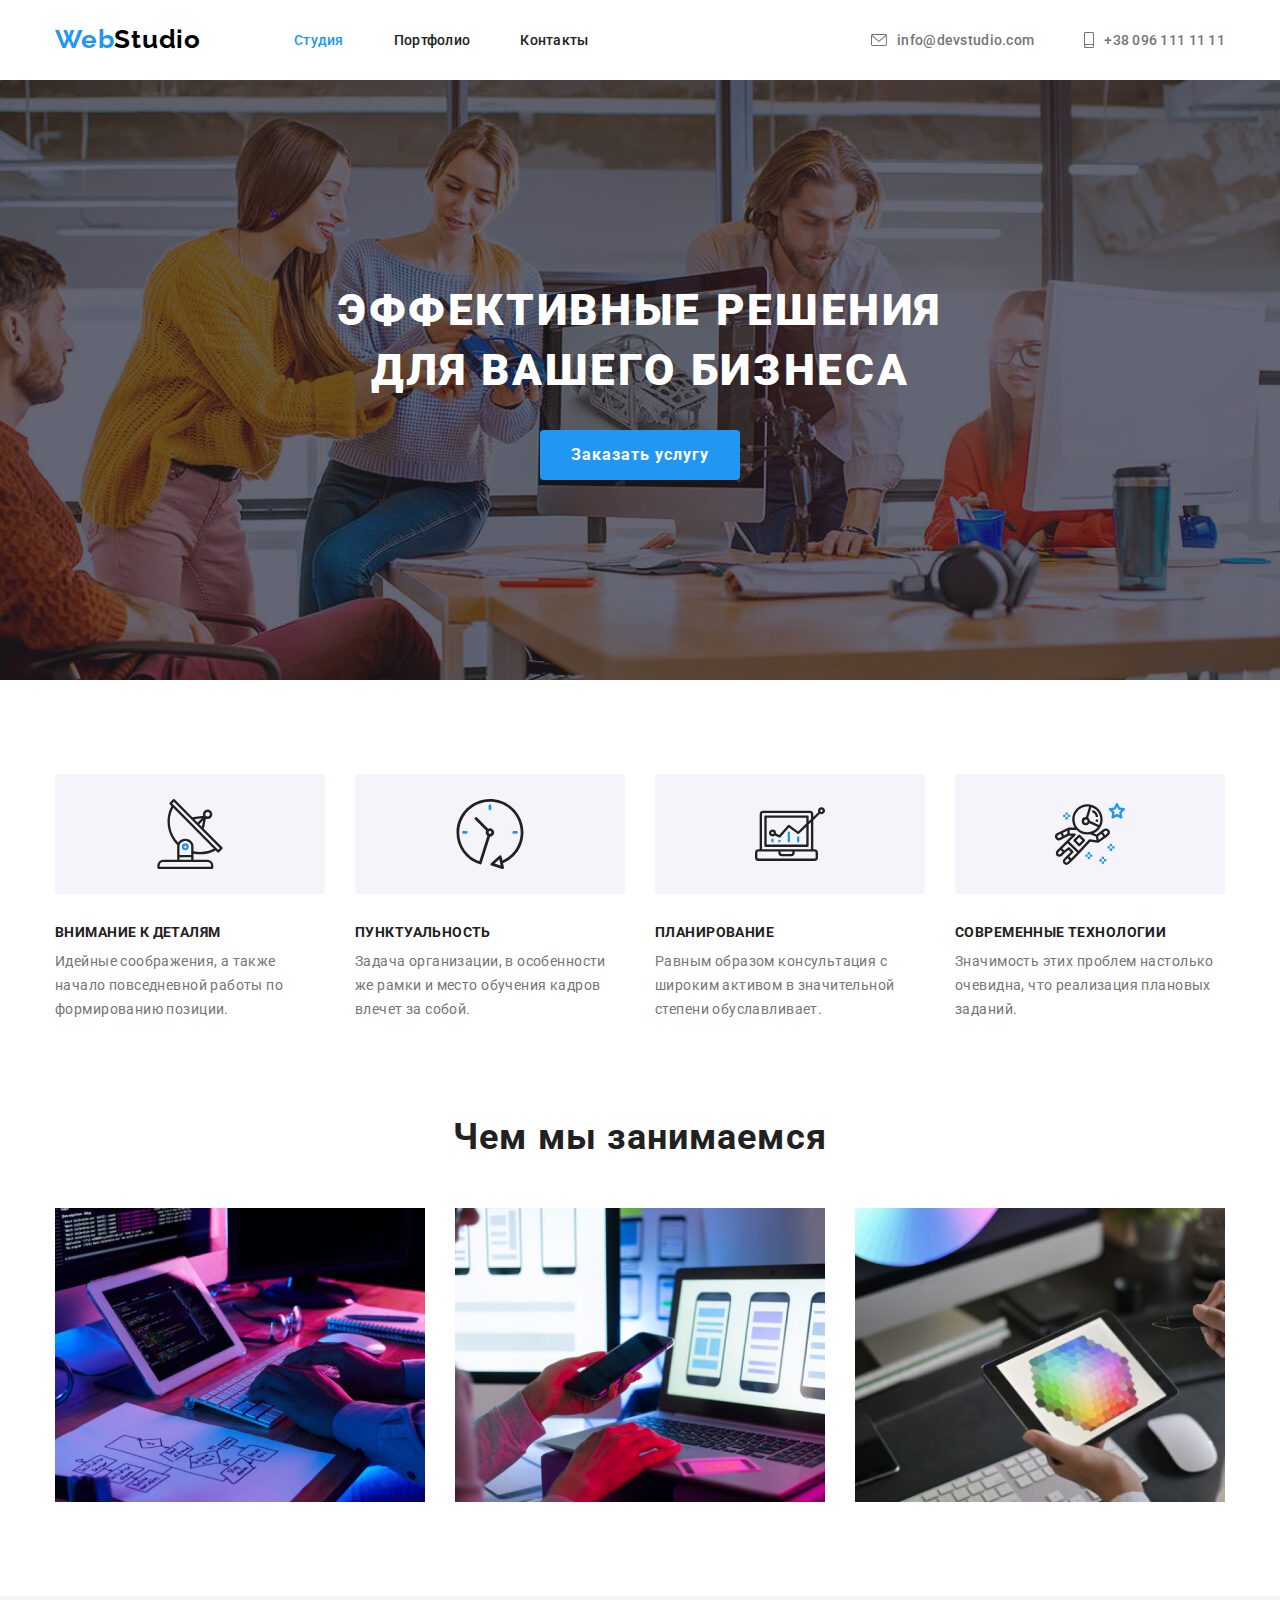
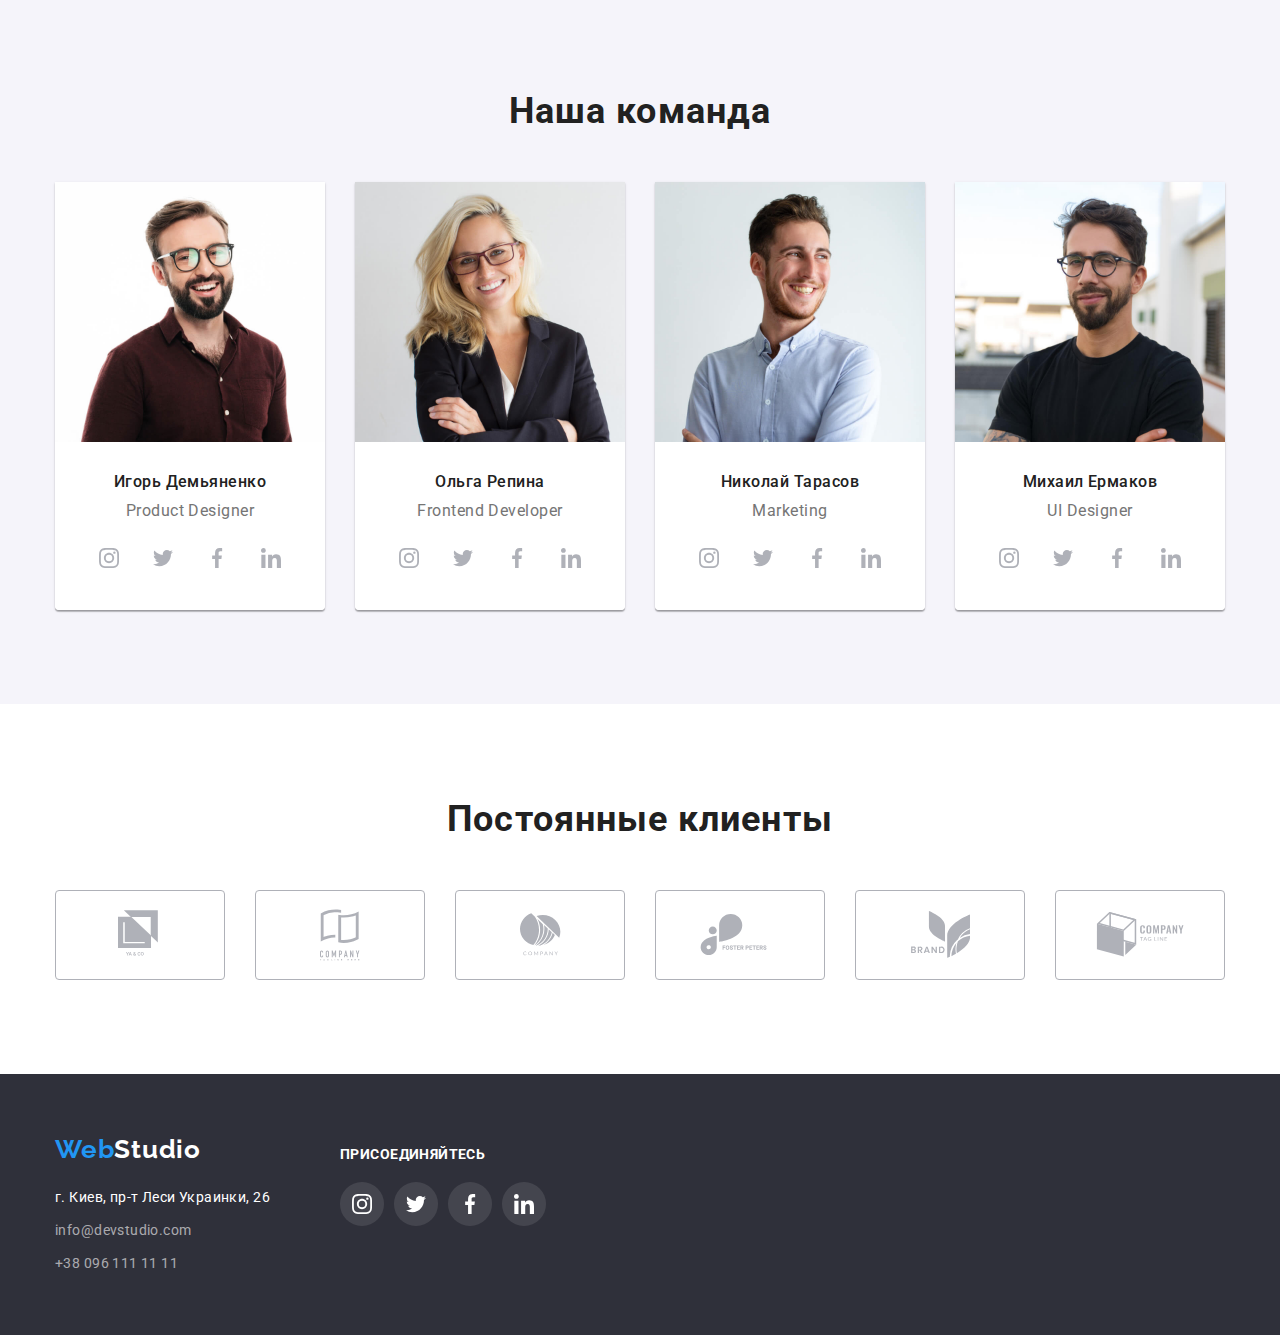
<file: index.html>
<!DOCTYPE html>
<html lang="ru">
  <head>
    <meta charset="UTF-8" />
    <meta name="viewport" content="width=device-width, initial-scale=1.0" />
    <title>Веб студия</title>
    <link
      rel="stylesheet"
      href="https://cdnjs.cloudflare.com/ajax/libs/modern-normalize/1.0.0/modern-normalize.css"
    />
    <link
      rel="stylesheet"
      href="https://fonts.googleapis.com/css2?family=Raleway:wght@700&family=Roboto:wght@400;500;700;900&display=swap"
    />
    <link rel="stylesheet" href="./css/styles.css" />
  </head>

  <body>
    <!--HEADER-->
    <header class="header">
      <div class="container">
        <nav class="navigation">
          <a
            class="logo link"
            href="./index.html"
            aria-label="логотип веб студии"
            ><span class="logo-color">Web</span
            ><span class="logo-color-header">Studio</span></a
          >
          <ul class="navigation-list list">
            <li class="navigation-list-item">
              <a class="navigation-list-link link active" href="./index.html"
                >Студия</a
              >
            </li>
            <li class="navigation-list-item">
              <a class="navigation-list-link link" href="./portfolio.html"
                >Портфолио</a
              >
            </li>
            <li class="navigation-list-item">
              <a class="navigation-list-link link" href="">Контакты</a>
            </li>
          </ul>
        </nav>
        <address class="address">
          <ul class="address-list list">
            <li class="address-list-item">
              <a
                class="address-list-link link"
                href="mailto:info@devstudio.com"
              >
                <svg class="address-list-svg envelope">
                  <use href="./images/sprite.svg#envelope"></use>
                </svg>
                info@devstudio.com</a
              >
            </li>
            <li class="address-list-item">
              <a class="address-list-link link" href="tel:+380961111111">
                <svg class="address-list-svg smartphone">
                  <use href="./images/sprite.svg#smartphone"></use>
                </svg>
                +38 096 111 11 11</a
              >
            </li>
          </ul>
        </address>
      </div>
    </header>

    <main>
      <!--HERO-->
      <section class="hero">
        <div class="container">
          <h1 class="hero-title">ЭФФЕКТИВНЫЕ РЕШЕНИЯ ДЛЯ ВАШЕГО БИЗНЕСА</h1>
          <button class="modal-button" type="button">Заказать услугу</button>
        </div>
      </section>

      <!--FEATURES-->
      <section class="features">
        <div class="container">
          <h2 class="features-title" hidden>Оcобенности веб студии</h2>
          <ul class="features-list list">
            <li class="features-list-item one">
              <h3 class="features-list-subtitle subtitle">
                Внимание к деталям
              </h3>
              <p class="features-list-text">
                Идейные соображения, а также начало повседневной работы по
                формированию позиции.
              </p>
            </li>
            <li class="features-list-item two">
              <h3 class="features-list-subtitle subtitle">Пунктуальность</h3>
              <p class="features-list-text">
                Задача организации, в особенности же рамки и место обучения
                кадров влечет за собой.
              </p>
            </li>
            <li class="features-list-item three">
              <h3 class="features-list-subtitle subtitle">Планирование</h3>
              <p class="features-list-text">
                Равным образом консультация с широким активом в значительной
                степени обуславливает.
              </p>
            </li>
            <li class="features-list-item four">
              <h3 class="features-list-subtitle subtitle">
                Современные технологии
              </h3>
              <p class="features-list-text">
                Значимость этих проблем настолько очевидна, что реализация
                плановых заданий.
              </p>
            </li>
          </ul>
        </div>
      </section>

      <!--GALLERY-->
      <section class="gallery">
        <div class="container">
          <h2 class="title">Чем мы занимаемся</h2>
          <ul class="gallery-list list">
            <li class="gallery-list-item">
              <img
                class="gallery-list-img"
                src="./images/gallery/gallery-img-1.jpg"
                width="370"
                height="294"
                alt="Дизайнер пишет код"
              />
            </li>
            <li class="gallery-list-item">
              <img
                class="gallery-list-img"
                src="./images/gallery/gallery-img-2.jpg"
                width="370"
                height="294"
                alt="Дизайнер создает интерфейс для мобильного"
              />
            </li>
            <li class="gallery-list-item">
              <img
                class="gallery-list-img"
                src="./images/gallery/gallery-img-3.jpg"
                width="370"
                height="294"
                alt="Дизайнер выбирает цветовую гамму"
              />
            </li>
          </ul>
        </div>
      </section>

      <!--STAFF-->
      <section class="staff">
        <div class="container">
          <h2 class="title">Наша команда</h2>
          <ul class="staff-list list">
            <li class="staff-list-items">
              <img
                class="staff-list-img"
                src="./images/staff/staff-img-1.jpg"
                width="270"
                height="260"
                alt="Сотрудник улыбается"
              />
              <div class="staff-list-content">
                <h3 class="staff-list-name">Игорь Демьяненко</h3>
                <p class="staff-list-position" lang="en">Product Designer</p>
                <ul class="social-list list">
                  <li class="social-list-item">
                    <a class="social-list-link" href="">
                      <svg class="social-list-svg">
                        <use href="./images/sprite.svg#instagram"></use>
                      </svg>
                    </a>
                  </li>
                  <li class="social-list-item">
                    <a class="social-list-link" href="">
                      <svg class="social-list-svg">
                        <use href="./images/sprite.svg#twitter"></use>
                      </svg>
                    </a>
                  </li>
                  <li class="social-list-item">
                    <a class="social-list-link" href="">
                      <svg class="social-list-svg">
                        <use href="./images/sprite.svg#facebook"></use>
                      </svg>
                    </a>
                  </li>
                  <li class="social-list-item">
                    <a class="social-list-link" href="">
                      <svg class="social-list-svg">
                        <use href="./images/sprite.svg#linkedin"></use>
                      </svg>
                    </a>
                  </li>
                </ul>
              </div>
            </li>
            <li class="staff-list-items">
              <img
                class="staff-list-img"
                src="./images/staff/staff-img-2.jpg"
                width="270"
                height="260"
                alt="Сотрудник улыбается"
              />
              <div class="staff-list-content">
                <h3 class="staff-list-name">Ольга Репина</h3>
                <p class="staff-list-position" lang="en">Frontend Developer</p>
                <ul class="social-list list">
                  <li class="social-list-item">
                    <a class="social-list-link" href="">
                      <svg class="social-list-svg">
                        <use href="./images/sprite.svg#instagram"></use>
                      </svg>
                    </a>
                  </li>
                  <li class="social-list-item">
                    <a class="social-list-link" href="">
                      <svg class="social-list-svg">
                        <use href="./images/sprite.svg#twitter"></use>
                      </svg>
                    </a>
                  </li>
                  <li class="social-list-item">
                    <a class="social-list-link" href="">
                      <svg class="social-list-svg">
                        <use href="./images/sprite.svg#facebook"></use>
                      </svg>
                    </a>
                  </li>
                  <li class="social-list-item">
                    <a class="social-list-link" href="">
                      <svg class="social-list-svg">
                        <use href="./images/sprite.svg#linkedin"></use>
                      </svg>
                    </a>
                  </li>
                </ul>
              </div>
            </li>
            <li class="staff-list-items">
              <img
                class="staff-list-img"
                src="./images/staff/staff-img-3.jpg"
                width="270"
                height="260"
                alt="Сотрудник улыбается"
              />
              <div class="staff-list-content">
                <h3 class="staff-list-name">Николай Тарасов</h3>
                <p class="staff-list-position" lang="en">Marketing</p>
                <ul class="social-list list">
                  <li class="social-list-item">
                    <a class="social-list-link" href="">
                      <svg class="social-list-svg">
                        <use href="./images/sprite.svg#instagram"></use>
                      </svg>
                    </a>
                  </li>
                  <li class="social-list-item">
                    <a class="social-list-link" href="">
                      <svg class="social-list-svg">
                        <use href="./images/sprite.svg#twitter"></use>
                      </svg>
                    </a>
                  </li>
                  <li class="social-list-item">
                    <a class="social-list-link" href="">
                      <svg class="social-list-svg">
                        <use href="./images/sprite.svg#facebook"></use>
                      </svg>
                    </a>
                  </li>
                  <li class="social-list-item">
                    <a class="social-list-link" href="">
                      <svg class="social-list-svg">
                        <use href="./images/sprite.svg#linkedin"></use>
                      </svg>
                    </a>
                  </li>
                </ul>
              </div>
            </li>
            <li class="staff-list-items">
              <img
                class="staff-list-img"
                src="./images/staff/staff-img-4.jpg"
                width="270"
                height="260"
                alt="Сотрудник улыбается"
              />
              <div class="staff-list-content">
                <h3 class="staff-list-name">Михаил Ермаков</h3>
                <p class="staff-list-position" lang="en">UI Designer</p>
                <ul class="social-list list">
                  <li class="social-list-item">
                    <a class="social-list-link" href="">
                      <svg class="social-list-svg">
                        <use href="./images/sprite.svg#instagram"></use>
                      </svg>
                    </a>
                  </li>
                  <li class="social-list-item">
                    <a class="social-list-link" href="">
                      <svg class="social-list-svg">
                        <use href="./images/sprite.svg#twitter"></use>
                      </svg>
                    </a>
                  </li>
                  <li class="social-list-item">
                    <a class="social-list-link" href="">
                      <svg class="social-list-svg">
                        <use href="./images/sprite.svg#facebook"></use>
                      </svg>
                    </a>
                  </li>
                  <li class="social-list-item">
                    <a class="social-list-link" href="">
                      <svg class="social-list-svg">
                        <use href="./images/sprite.svg#linkedin"></use>
                      </svg>
                    </a>
                  </li>
                </ul>
              </div>
            </li>
          </ul>
        </div>
      </section>

      <!--CLIENTS-->
      <section class="clients">
        <div class="container">
          <h2 class="title">Постоянные клиенты</h2>
          <ul class="clients-list list">
            <li class="clients-list-items">
              <a class="clients-list-link" href="">
                <svg class="clients-list-svg svg-one">
                  <use href="./images/sprite.svg#logo-1"></use>
                </svg>
              </a>
            </li>
            <li class="clients-list-items">
              <a class="clients-list-link" href="">
                <svg class="clients-list-svg svg-two">
                  <use href="./images/sprite.svg#logo-2"></use>
                </svg>
              </a>
            </li>
            <li class="clients-list-items">
              <a class="clients-list-link" href="">
                <svg class="clients-list-svg svg-three">
                  <use href="./images/sprite.svg#logo-3"></use>
                </svg>
              </a>
            </li>
            <li class="clients-list-items">
              <a class="clients-list-link" href="">
                <svg class="clients-list-svg svg-four">
                  <use href="./images/sprite.svg#logo-4"></use>
                </svg>
              </a>
            </li>
            <li class="clients-list-items">
              <a class="clients-list-link" href="">
                <svg class="clients-list-svg svg-five">
                  <use href="./images/sprite.svg#logo-5"></use>
                </svg>
              </a>
            </li>
            <li class="clients-list-items">
              <a class="clients-list-link" href="">
                <svg class="clients-list-svg svg-six">
                  <use href="./images/sprite.svg#logo-6"></use>
                </svg>
              </a>
            </li>
          </ul>
        </div>
      </section>
    </main>

    <!--FOOTER-->
    <footer class="footer">
      <div class="container-footer container">
        <div class="footer-item">
          <a
            class="logo link"
            href="./index.html"
            aria-label="логотип веб студии"
            ><span class="logo-color">Web</span
            ><span class="logo-color-footer">Studio</span></a
          >
          <address class="address">
            <ul class="contact-list list">
              <li class="contact-list-item">
                <a
                  class="contact-list-link color link"
                  href="https://goo.gl/maps/PS6LSxq1CQ7J59Th6"
                  >г. Киев, пр-т Леси Украинки, 26</a
                >
              </li>
              <li class="contact-list-item">
                <a
                  class="contact-list-link link"
                  href="mailto:info@devstudio.com"
                  >info@devstudio.com</a
                >
              </li>
              <li class="contact-list-item">
                <a class="contact-list-link link" href="tel:+380961111111"
                  >+38 096 111 11 11</a
                >
              </li>
            </ul>
          </address>
        </div>
        <div class="footer-social-links">
          <h3 class="footer-subtitle subtitle">Присоединяйтесь</h3>
          <ul class="social-list list">
            <li class="social-list-item">
              <a class="social-list-link" href="">
                <svg class="social-list-svg">
                  <use href="./images/sprite.svg#instagram"></use>
                </svg>
              </a>
            </li>
            <li class="social-list-item">
              <a class="social-list-link" href="">
                <svg class="social-list-svg">
                  <use href="./images/sprite.svg#twitter"></use>
                </svg>
              </a>
            </li>
            <li class="social-list-item">
              <a class="social-list-link" href="">
                <svg class="social-list-svg">
                  <use href="./images/sprite.svg#facebook"></use>
                </svg>
              </a>
            </li>
            <li class="social-list-item">
              <a class="social-list-link" href="">
                <svg class="social-list-svg">
                  <use href="./images/sprite.svg#linkedin"></use>
                </svg>
              </a>
            </li>
          </ul>
        </div>
      </div>
    </footer>
  </body>
</html>
</file>
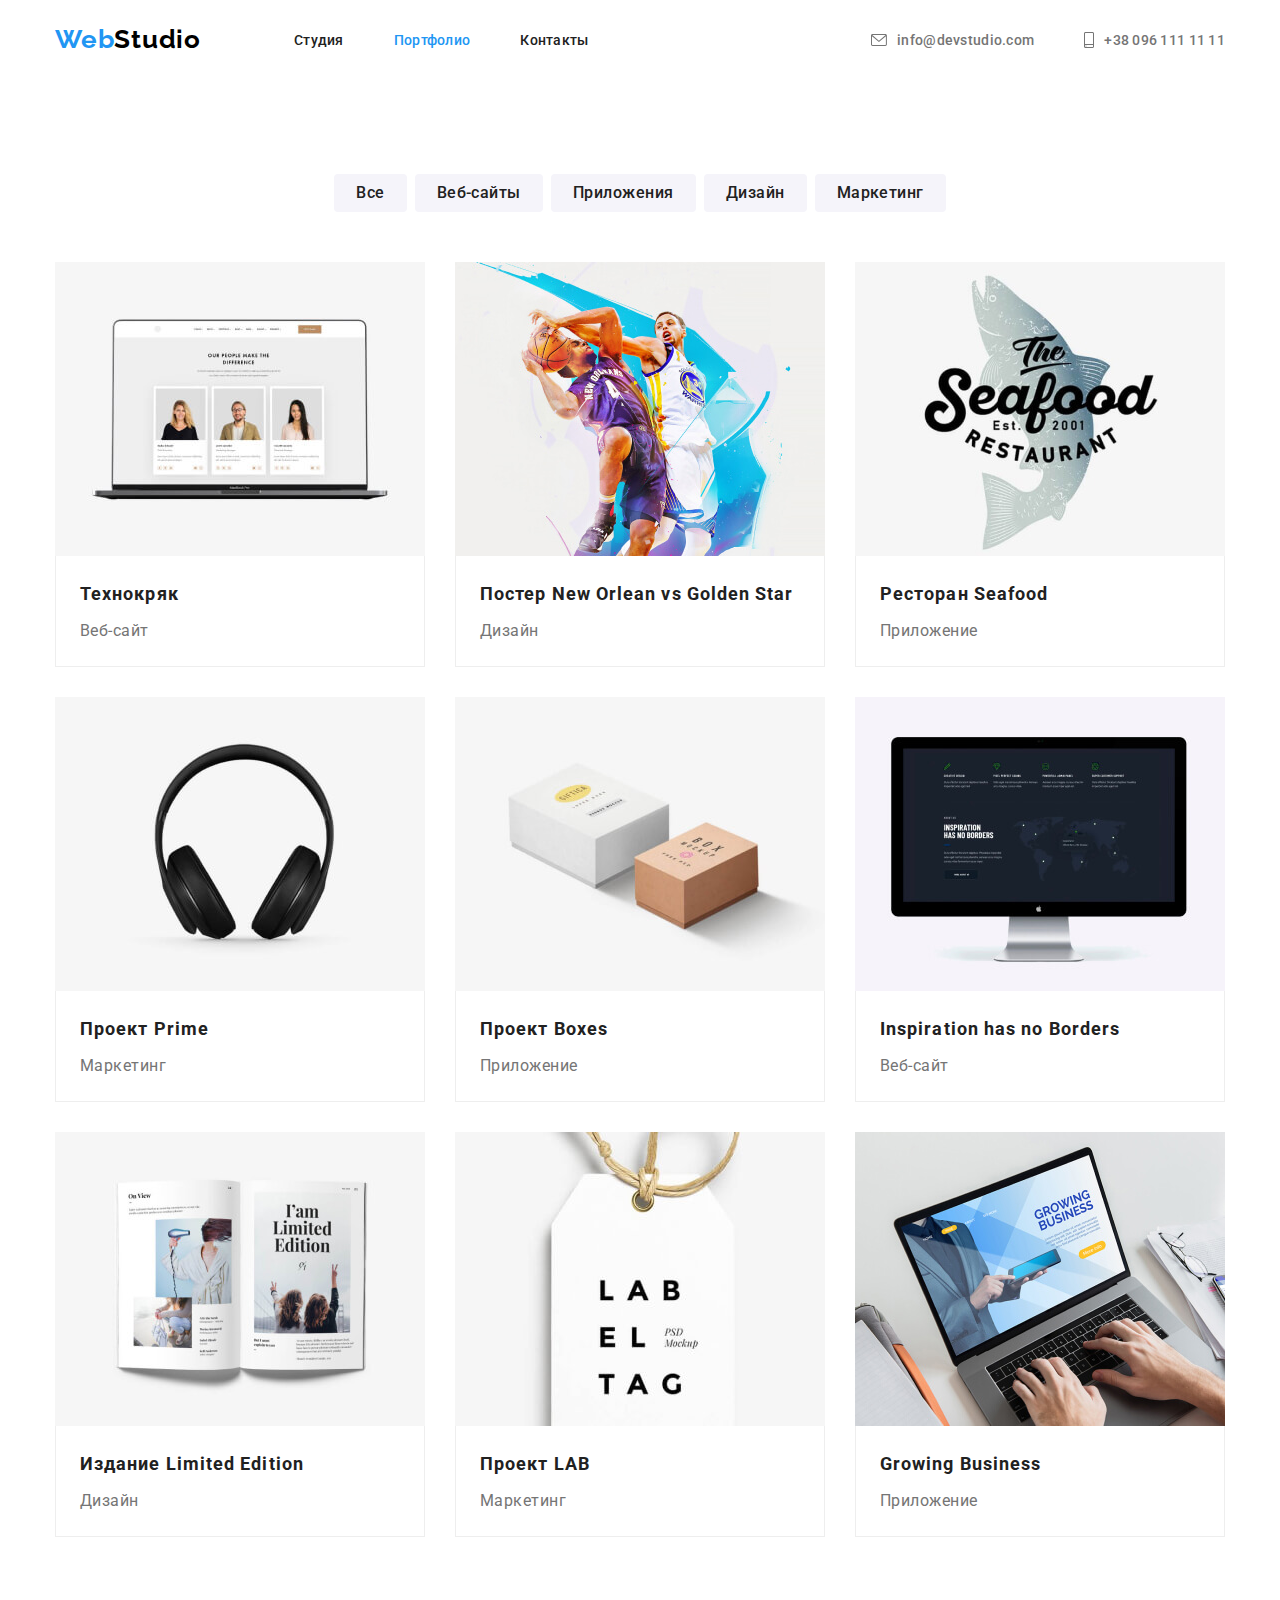
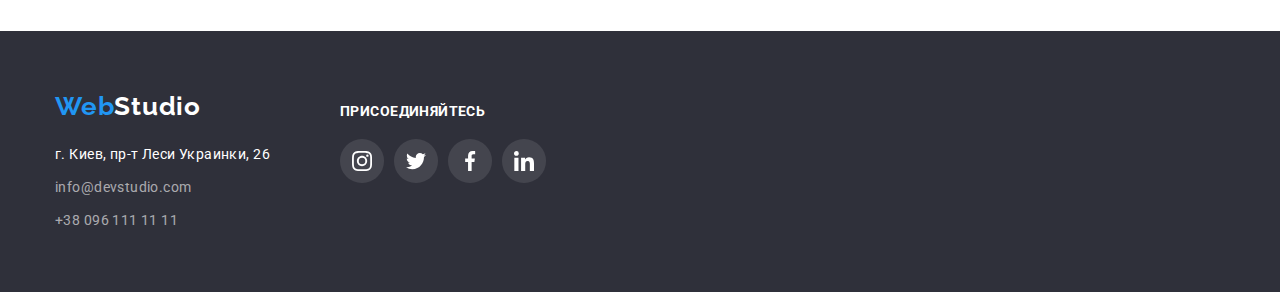
<file: portfolio.html>
<!DOCTYPE html>
<html lang="ru">
  <head>
    <meta charset="UTF-8" />
    <meta name="viewport" content="width=device-width, initial-scale=1.0" />
    <title>Веб студия, портфолио</title>
    <link
      rel="stylesheet"
      href="https://cdnjs.cloudflare.com/ajax/libs/modern-normalize/1.0.0/modern-normalize.css"
    />
    <link
      rel="stylesheet"
      href="https://fonts.googleapis.com/css2?family=Raleway:wght@700&family=Roboto:wght@400;500;700;900&display=swap"
    />
    <link rel="stylesheet" href="./css/styles.css" />
  </head>

  <body>
    <!--HEADER-->
    <header class="header">
      <div class="container">
        <nav class="navigation">
          <a
            class="logo link"
            href="./index.html"
            aria-label="логотип веб студии"
            ><span class="logo-color">Web</span
            ><span class="logo-color-header">Studio</span></a
          >
          <ul class="navigation-list list">
            <li class="navigation-list-item">
              <a class="navigation-list-link link" href="./index.html"
                >Студия</a
              >
            </li>
            <li class="navigation-list-item">
              <a
                class="navigation-list-link link active"
                href="./portfolio.html"
                >Портфолио</a
              >
            </li>
            <li class="navigation-list-item">
              <a class="navigation-list-link link" href="">Контакты</a>
            </li>
          </ul>
        </nav>

        <address class="address">
          <ul class="address-list list">
            <li class="address-list-item">
              <a
                class="address-list-link link"
                href="mailto:info@devstudio.com"
              >
                <svg class="address-list-svg envelope">
                  <use href="./images/sprite.svg#envelope"></use>
                </svg>
                info@devstudio.com</a
              >
            </li>
            <li class="address-list-item">
              <a class="address-list-link link" href="tel:+380961111111">
                <svg class="address-list-svg smartphone">
                  <use href="./images/sprite.svg#smartphone"></use>
                </svg>
                +38 096 111 11 11</a
              >
            </li>
          </ul>
        </address>
      </div>
    </header>

    <main>
      <!--PORTFOLIO-->
      <section class="portfolio">
        <div class="container">
          <h1 class="portfolio-title" hidden>Портфолио</h1>
          <ul class="portfolio-list-one list">
            <li class="portfolio-list-buttons">
              <button class="portfolio-button" type="button">Все</button>
            </li>
            <li class="portfolio-list-buttons">
              <button class="portfolio-button" type="button">Веб-сайты</button>
            </li>
            <li class="portfolio-list-buttons">
              <button class="portfolio-button" type="button">Приложения</button>
            </li>
            <li class="portfolio-list-buttons">
              <button class="portfolio-button" type="button">Дизайн</button>
            </li>
            <li class="portfolio-list-buttons">
              <button class="portfolio-button" type="button">Маркетинг</button>
            </li>
          </ul>
          <ul class="portfolio-list-two list">
            <li class="portfolio-list-items">
              <a class="portfolio-item-link link" href="">
                <img
                  class="portfolio-list-img"
                  src="./images/portfolio/portfolio-img-1.jpg"
                  alt="Веб-сайт на мониторе ноутбука"
                />
                <div class="portfolio-list-content">
                  <h2 class="portfolio-list-subtitle">Технокряк</h2>
                  <p class="portfolio-list-text">Веб-сайт</p>
                </div>
              </a>
            </li>
            <li class="portfolio-list-items">
              <a class="portfolio-item-link link" href="">
                <img
                  class="portfolio-list-img"
                  src="./images/portfolio/portfolio-img-2.jpg"
                  alt="Два баскетболиста"
                />
                <div class="portfolio-list-content">
                  <h2 class="portfolio-list-subtitle">
                    Постер <span lang="en">New Orlean vs Golden Star</span>
                  </h2>
                  <p class="portfolio-list-text">Дизайн</p>
                </div>
              </a>
            </li>
            <li class="portfolio-list-items">
              <a class="portfolio-item-link link" href="">
                <img
                  class="portfolio-list-img"
                  src="./images/portfolio/portfolio-img-3.jpg"
                  alt="Логотип ресторана"
                />
                <div class="portfolio-list-content">
                  <h2 class="portfolio-list-subtitle">
                    Ресторан <span lang="en">Seafood</span>
                  </h2>
                  <p class="portfolio-list-text">Приложение</p>
                </div>
              </a>
            </li>
            <li class="portfolio-list-items">
              <a class="portfolio-item-link link" href="">
                <img
                  class="portfolio-list-img"
                  src="./images/portfolio/portfolio-img-4.jpg"
                  alt="Наушники"
                />
                <div class="portfolio-list-content">
                  <h2 class="portfolio-list-subtitle">
                    Проект <span lang="en">Prime</span>
                  </h2>
                  <p class="portfolio-list-text">Маркетинг</p>
                </div>
              </a>
            </li>
            <li class="portfolio-list-items">
              <a class="portfolio-item-link link" href="">
                <img
                  class="portfolio-list-img"
                  src="./images/portfolio/portfolio-img-5.jpg"
                  alt="Две коробочки"
                />
                <div class="portfolio-list-content">
                  <h2 class="portfolio-list-subtitle">
                    Проект <span lang="en">Boxes</span>
                  </h2>
                  <p class="portfolio-list-text">Приложение</p>
                </div>
              </a>
            </li>
            <li class="portfolio-list-items">
              <a class="portfolio-item-link link" href="">
                <img
                  class="portfolio-list-img"
                  src="./images/portfolio/portfolio-img-6.jpg"
                  alt="Веб-сайт на мониторе компьютера"
                />
                <div class="portfolio-list-content">
                  <h2 class="portfolio-list-subtitle" lang="en">
                    Inspiration has no Borders
                  </h2>
                  <p class="portfolio-list-text">Веб-сайт</p>
                </div>
              </a>
            </li>
            <li class="portfolio-list-items">
              <a class="portfolio-item-link link" href="">
                <img
                  class="portfolio-list-img"
                  src="./images/portfolio/portfolio-img-7.jpg"
                  alt="Открытый журнал"
                />
                <div class="portfolio-list-content">
                  <h2 class="portfolio-list-subtitle">
                    Издание <span>Limited Edition</span>
                  </h2>
                  <p class="portfolio-list-text">Дизайн</p>
                </div>
              </a>
            </li>
            <li class="portfolio-list-items">
              <a class="portfolio-item-link link" href="">
                <img
                  class="portfolio-list-img"
                  src="./images/portfolio/portfolio-img-8.jpg"
                  alt="Бирка с логотипом"
                />
                <div class="portfolio-list-content">
                  <h2 class="portfolio-list-subtitle">
                    Проект <span lang="en">LAB</span>
                  </h2>
                  <p class="portfolio-list-text">Маркетинг</p>
                </div>
              </a>
            </li>
            <li class="portfolio-list-items">
              <a class="portfolio-item-link link" href="">
                <img
                  class="portfolio-list-img"
                  src="./images/portfolio/portfolio-img-9.jpg"
                  alt="Веб-сайт на мониторе ноутбука"
                />
                <div class="portfolio-list-content">
                  <h2 class="portfolio-list-subtitle" lang="en">
                    Growing Business
                  </h2>
                  <p class="portfolio-list-text">Приложение</p>
                </div>
              </a>
            </li>
          </ul>
        </div>
      </section>
    </main>

    <!--FOOTER-->
    <footer class="footer">
      <div class="container-footer container">
        <div class="footer-item">
          <a
            class="logo link"
            href="./index.html"
            aria-label="логотип веб студии"
            ><span class="logo-color">Web</span
            ><span class="logo-color-footer">Studio</span></a
          >
          <address class="address">
            <ul class="contact-list list">
              <li class="contact-list-item">
                <a
                  class="contact-list-link color link"
                  href="https://goo.gl/maps/PS6LSxq1CQ7J59Th6"
                  >г. Киев, пр-т Леси Украинки, 26</a
                >
              </li>
              <li class="contact-list-item">
                <a
                  class="contact-list-link link"
                  href="mailto:info@devstudio.com"
                  >info@devstudio.com</a
                >
              </li>
              <li class="contact-list-item">
                <a class="contact-list-link link" href="tel:+380961111111"
                  >+38 096 111 11 11</a
                >
              </li>
            </ul>
          </address>
        </div>
        <div class="footer-social-links">
          <h3 class="footer-subtitle subtitle">Присоединяйтесь</h3>
          <ul class="social-list list">
            <li class="social-list-item">
              <a class="social-list-link" href="">
                <svg class="social-list-svg">
                  <use href="./images/sprite.svg#instagram"></use>
                </svg>
              </a>
            </li>
            <li class="social-list-item">
              <a class="social-list-link" href="">
                <svg class="social-list-svg">
                  <use href="./images/sprite.svg#twitter"></use>
                </svg>
              </a>
            </li>
            <li class="social-list-item">
              <a class="social-list-link" href="">
                <svg class="social-list-svg">
                  <use href="./images/sprite.svg#facebook"></use>
                </svg>
              </a>
            </li>
            <li class="social-list-item">
              <a class="social-list-link" href="">
                <svg class="social-list-svg">
                  <use href="./images/sprite.svg#linkedin"></use>
                </svg>
              </a>
            </li>
          </ul>
        </div>
      </div>
    </footer>
  </body>
</html>
</file>
<file: css/styles.css>
:root {
  --main-font: 'Roboto', sans-serif;
  --secondary-font: 'Raleway', sans-serif;
  --main-color: #757575;
  --secondary-color: #212121;
  --accent-color: #2196f3;
  --color-theme-color: #fff;
  --svg-main-color: #afb1b8;
  --backrgound-main-color: #f5f4fa;
}

*,
*::before,
*::after {
  margin: 0;
  padding: 0;
}

body {
  font-family: var(--main-font);
  font-style: normal;
}

img {
  display: block;
}

.container {
  width: 1200px;
  padding: 0 15px;
  margin: 0 auto;
}

.list {
  list-style: none;
}

.link {
  text-decoration: none;
}

.address {
  font-style: normal;
}

/*===============COMPONENTS================*/

.logo {
  font-family: var(--secondary-font);
  font-style: normal;
  font-weight: 700;
  font-size: 26px;
  line-height: 1.192;
  letter-spacing: 0.03em;
}

.logo-color {
  color: var(--accent-color);
}

.title {
  font-weight: 700;
  font-size: 36px;
  line-height: 1.167;
  text-align: center;
  letter-spacing: 0.03em;
  color: var(--secondary-color);
  margin-bottom: 50px;
}

.subtitle {
  font-weight: 700;
  font-size: 14px;
  line-height: 1.143;
  letter-spacing: 0.03em;
  text-transform: uppercase;
}

.social-list-link:hover,
.social-list-link:focus {
  background-color: var(--accent-color);
}

.social-list-svg {
  width: 20px;
  height: 20px;
}

.social-list {
  display: flex;
}

.social-list-link {
  display: flex;
  align-items: center;
  justify-content: center;
  width: 44px;
  height: 44px;
  border-radius: 50%;
}

.social-list-item:not(:last-child) {
  margin-right: 10px;
}

/*===============END COMPONENTS================*/

/*===============HEADER================*/

.header .container {
  display: flex;
  align-items: center;
}

.navigation {
  display: flex;
  align-items: center;
}

.navigation-list {
  display: flex;
}

.address {
  display: flex;
}

.header .address {
  margin-left: auto;
}

.address-list {
  display: flex;
}

.header {
  background: #fff;
}

.navigation .logo {
  margin-right: 93px;
  padding-top: 24px;
  padding-bottom: 25px;
}

.logo-color-header {
  color: #000;
}

.navigation-list-link,
.address-list-link {
  font-weight: 500;
  font-size: 14px;
  line-height: 1.143;
  letter-spacing: 0.02em;
  color: var(--secondary-color);
  padding: 32px 0px;
}

.address-list-link {
  display: flex;
  align-items: center;
}

.envelope {
  width: 16px;
  height: 12px;
}

.smartphone {
  width: 10px;
  height: 16px;
}

.address-list-svg {
  margin-right: 10px;
}

.address-list-item:not(:last-child) {
  margin-right: 50px;
}

.address-list-item .address-list-link {
  color: var(--main-color);
}

.address-list-svg {
  fill: var(--main-color);
}

.navigation-list-link:hover,
.navigation-list-link:focus,
.address-list-link:hover,
.address-list-link:focus {
  color: var(--accent-color);
}

.address-list-link:hover .address-list-svg,
.address-list-link:focus .address-list-svg {
  fill: var(--accent-color);
}

.navigation-list-item .active {
  color: var(--accent-color);
}

.navigation-list-item:not(:last-child) {
  margin-right: 50px;
}

/*===============END HEADER================*/

/*===============HERO================*/

.hero {
  background-image: linear-gradient(
      rgba(47, 48, 58, 0.4),
      rgba(47, 48, 58, 0.4)
    ),
    url(../images/hero/hero-img.jpg);
  background-repeat: no-repeat;
  background-position: 50% 50%;
  background-size: 1600px 600px;
}

.hero .container {
  display: flex;
  flex-direction: column;
  align-items: center;
  justify-content: center;
  height: 600px;
}

.hero-title {
  font-weight: 900;
  font-size: 44px;
  line-height: 1.364;
  text-align: center;
  letter-spacing: 0.06em;
  text-transform: uppercase;
  color: var(--color-theme-color);
  max-width: 696px;
  margin-bottom: 30px;
}

.modal-button {
  font-weight: 700;
  font-size: 16px;
  line-height: 1.875;
  letter-spacing: 0.06em;
  color: var(--color-theme-color);
  background: var(--accent-color);
  padding: 10px 28px;
  min-width: 200px;
  height: 50px;
  border: none;
  border-radius: 4px;
}

/*===============END HERO================*/

/*=================FEATURES==================*/
.features {
  padding: 94px 0px;
}

.features-list {
  display: flex;
  justify-content: space-between;
}

.features-list-item {
  width: 270px;
}

.features-list-subtitle {
  color: var(--secondary-color);
  margin-bottom: 10px;
}

.features-list-item::before {
  content: '';
  display: block;
  width: 270px;
  height: 120px;
  background-color: var(--backrgound-main-color);
  background-repeat: no-repeat;
  background-position: center;
  border-radius: 4px;
  margin-bottom: 30px;
}

.one::before {
  background-image: url(../images/features/features-img-1.svg);
}

.two::before {
  background-image: url(../images/features/features-img-2.svg);
}

.three::before {
  background-image: url(../images/features/features-img-3.svg);
}

.four::before {
  background-image: url(../images/features/features-img-4.svg);
}

.features-list-text {
  font-weight: 400;
  font-size: 14px;
  line-height: 1.714;
  letter-spacing: 0.03em;
  color: var(--main-color);
}
/*=================END FEATURES==================*/

/*=================GALLERY==================*/
.gallery {
  padding-bottom: 94px;
}

.gallery-list {
  display: flex;
  justify-content: space-between;
}

/*=================END GALLERY==================*/

/*=================STAFF==================*/

.staff {
  background: var(--backrgound-main-color);
  padding: 94px 0px;
}

.staff-list {
  display: flex;
  justify-content: space-between;
}

.staff-list-items {
  box-shadow: 0px 1px 3px rgba(0, 0, 0, 0.12), 0px 1px 1px rgba(0, 0, 0, 0.14),
    0px 2px 1px rgba(0, 0, 0, 0.2);
  border-radius: 0px 0px 4px 4px;
}

.staff-list-items:hover {
  box-shadow: 0px 4px 4px rgba(0, 0, 0, 0.25);
}

.staff-list-content {
  padding: 30px 0px;
  background-color: var(--color-theme-color);
  max-width: 270px;
  border-radius: 0px 0px 4px 4px;
}

.staff-list-name {
  font-weight: 500;
  font-size: 16px;
  line-height: 1.188;
  text-align: center;
  letter-spacing: 0.03em;
  color: var(--secondary-color);
  margin-bottom: 10px;
}

.staff-list-position {
  font-weight: 400;
  font-size: 16px;
  line-height: 1.188;
  text-align: center;
  letter-spacing: 0.03em;
  color: var(--main-color);
  margin-bottom: 16px;
}

.social-list {
  padding-left: 32px;
  padding-right: 32px;
}

.social-list-svg {
  fill: var(--svg-main-color);
}

.social-list-link:hover .social-list-svg,
.social-list-link:focus .social-list-svg {
  fill: var(--color-theme-color);
}

/*=================END STAFF==================*/

/*=================CLIENTS==================*/

.clients {
  padding: 94px 0px;
}

.clients-list {
  display: flex;
  justify-content: space-between;
}

.clients-list-link {
  display: flex;
  align-items: center;
  justify-content: center;
  width: 170px;
  height: 90px;
  border: 1px solid var(--svg-main-color);
  border-radius: 4px;
}

.clients-list-link:hover,
.clients-list-link:focus {
  border-color: var(--accent-color);
}

.svg-one {
  width: 44px;
  height: 49px;
}

.svg-two {
  width: 40px;
  height: 52px;
}

.svg-three {
  width: 41px;
  height: 43px;
}

.svg-four {
  width: 80px;
  height: 42px;
}
.svg-five {
  width: 59px;
  height: 47px;
}

.svg-six {
  width: 89px;
  height: 45px;
}

.clients-list-svg {
  fill: var(--svg-main-color);
}

.clients-list-link:hover .clients-list-svg,
.clients-list-link:focus .clients-list-svg {
  fill: var(--accent-color);
}

/*=================END CLIENTS==================*/

/*=================PORTFOLIO==================*/

.portfolio {
  padding: 94px 0px;
}

.portfolio-list-one {
  display: flex;
  justify-content: center;
  margin-bottom: 50px;
}

.portfolio-list-two {
  display: flex;
  flex-wrap: wrap;
}

.portfolio-list-items {
  display: flex;
}

.portfolio-list-content {
  padding: 20px 24px;
  width: 370px;
}

.portfolio-list-items:not(:nth-child(3n)) {
  margin-right: 30px;
}

.portfolio-list-buttons:not(:last-child) {
  margin-right: 8px;
}

.portfolio-list-items:nth-child(-n + 6) {
  margin-bottom: 30px;
}

.portfolio-button {
  font-weight: 500;
  font-size: 16px;
  line-height: 1.625;
  text-align: center;
  letter-spacing: 0.03em;
  color: var(--secondary-color);
  background: var(--backrgound-main-color);
  border: none;
  border-radius: 4px;
  padding: 6px 22px;
  max-height: 38px;
}

.portfolio-button:hover,
.portfolio-button:focus {
  color: var(--color-theme-color);
  background: var(--accent-color);
  box-shadow: 0px 3px 1px rgba(0, 0, 0, 0.1), 0px 1px 2px rgba(0, 0, 0, 0.08),
    0px 2px 2px rgba(0, 0, 0, 0.12);
}

.portfolio-item-link:focus,
.portfolio-item-link:hover {
  box-shadow: 0px 1px 1px rgba(0, 0, 0, 0.12), 0px 4px 4px rgba(0, 0, 0, 0.06),
    1px 4px 6px rgba(0, 0, 0, 0.16);
}

.portfolio-list-content {
  border: 1px solid #eeeeee;
  border-top: none;
}

.portfolio-list-subtitle {
  font-weight: 700;
  font-size: 18px;
  line-height: 2;
  letter-spacing: 0.06em;
  color: var(--secondary-color);
  margin-bottom: 4px;
}

.portfolio-list-text {
  font-weight: 400;
  font-size: 16px;
  line-height: 1.875;
  letter-spacing: 0.03em;
  color: var(--main-color);
}
/*=================END PORTFOLIO==================*/

/*=================FOOTER==================*/
.footer {
  background: #2f303a;
}

.container-footer {
  display: flex;
}

.logo-color-footer {
  color: var(--color-theme-color);
}

.contact-list-link {
  font-weight: 400;
  font-size: 14px;
  line-height: 24px;
  letter-spacing: 0.03em;
  color: rgba(255, 255, 255, 0.6);
}

.footer-item {
  display: flex;
  flex-direction: column;
  margin-right: 70px;
  padding: 60px 0px;
}

.footer-item > .logo {
  margin-bottom: 20px;
}

.footer-social-links {
  padding-top: 72px;
  padding-bottom: 100px;
}

.footer-social-links > .social-list {
  padding: 0px;
}

.footer-subtitle {
  color: var(--color-theme-color);
  margin-bottom: 20px;
}

.contact-list-item:not(:last-child) {
  margin-bottom: 9px;
}

.contact-list-item .color {
  color: var(--color-theme-color);
}

.footer-social-links .social-list-link {
  background-image: linear-gradient(
    rgba(255, 255, 255, 0.1),
    rgba(255, 255, 255, 0.1)
  );
}

.footer-social-links .social-list-svg {
  fill: var(--color-theme-color);
}

.contact-list-link:hover,
.contact-list-link:focus {
  color: var(--accent-color);
}

/*=================END FOOTER==================*/
</file>
